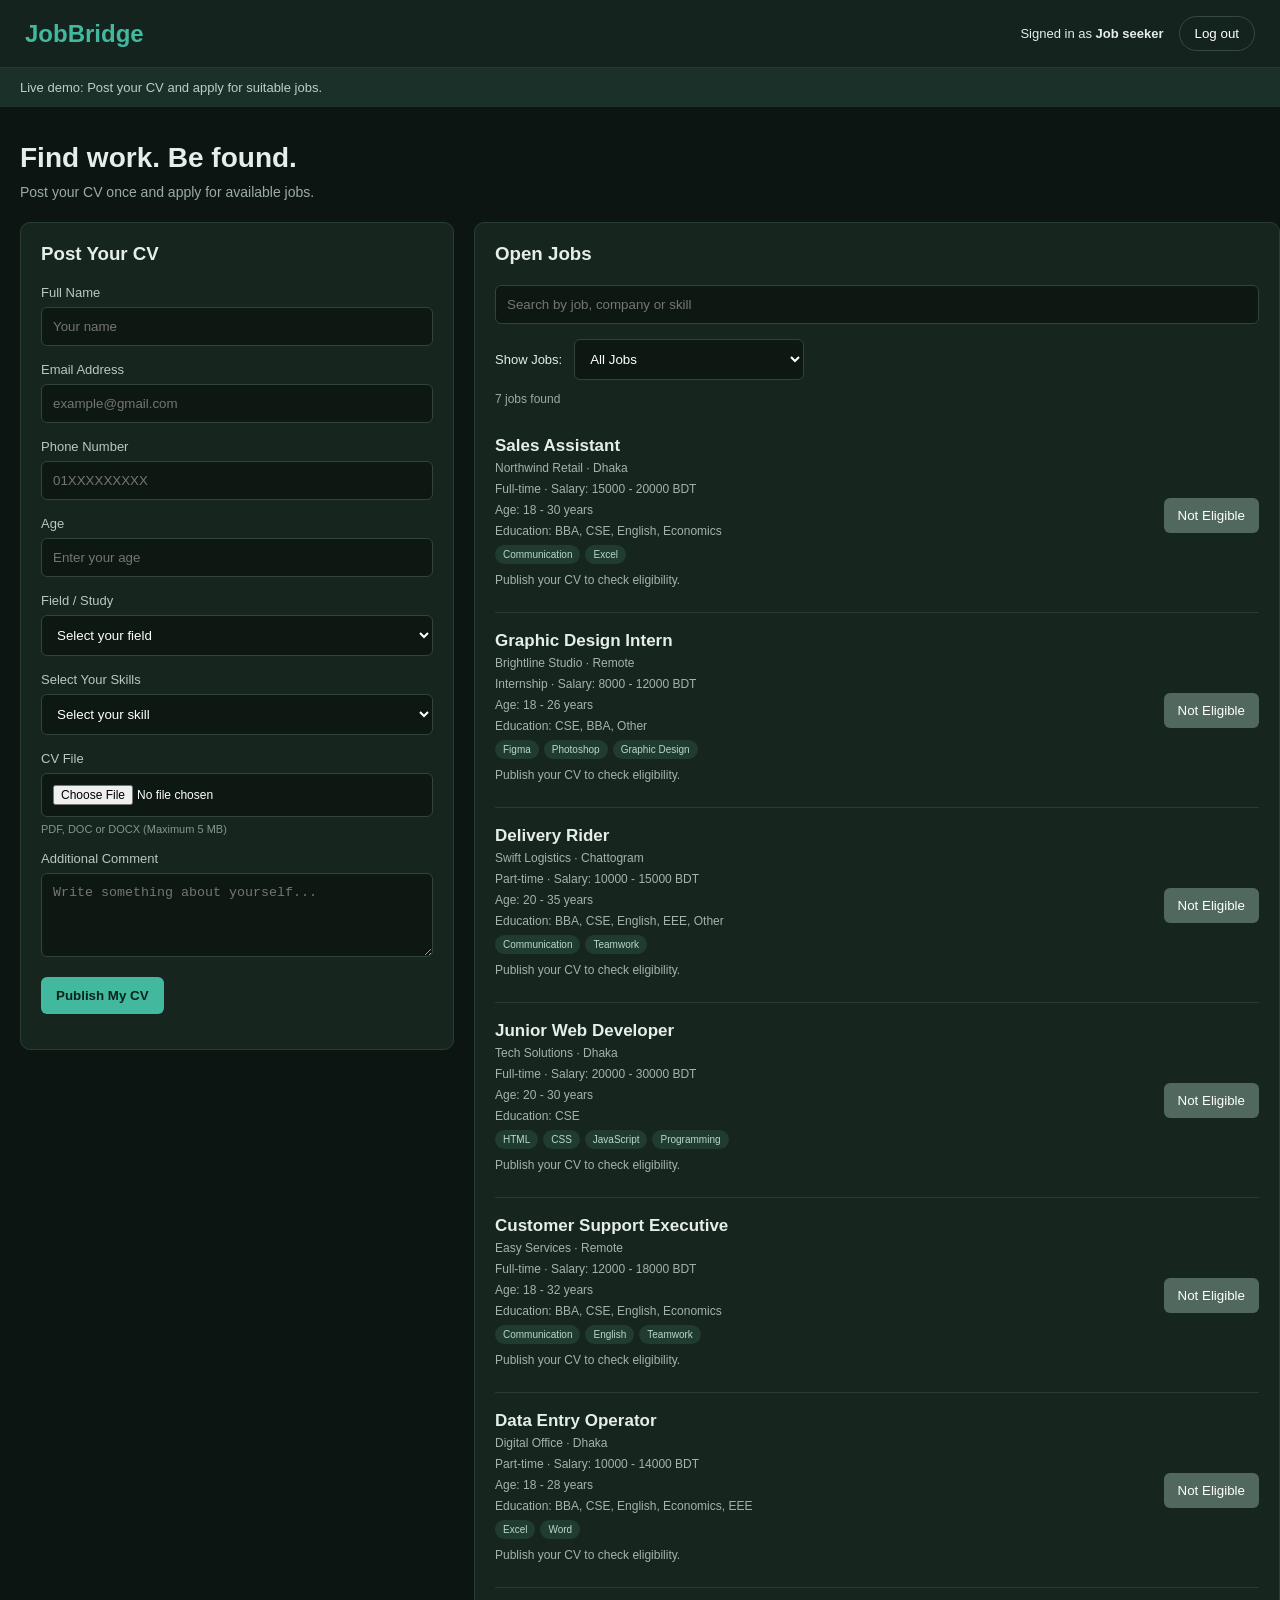
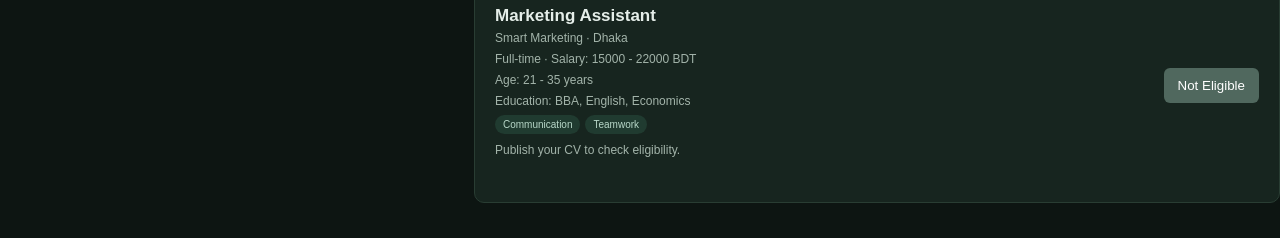
<file: index.html>
<!DOCTYPE html>
<html lang="en">
<head>
    <meta charset="UTF-8">
    <meta name="viewport" content="width=device-width, initial-scale=1.0">
    <title>JobBridge - Jobseeker</title>
    <link rel="stylesheet" href="style.css">
</head>
<body>
    <!-- Navigation Bar -->
    <header class="navbar">
        <h2>JobBridge</h2>
        <div class="user-info">
            <span>Signed in as <b>Job seeker</b></span>
            <button id="logoutBtn" class="logout-btn">Log out</button>
        </div>
    </header>
    <div class="notice">
        Live demo: Post your CV and apply for suitable jobs.
    </div>
    <main class="container">
        <section class="intro">
            <h1>Find work. Be found.</h1>
            <p>Post your CV once and apply for available jobs.</p>
        </section>
        <div class="dashboard">
            <!-- CV Form -->
            <section class="card cv-card">
                <h3>Post Your CV</h3>
                <form id="cvForm">
                    <div class="form-group">
                        <label for="fullName">Full Name</label>
                        <input type="text" id="fullName"
                               placeholder="Your name" required>
                    </div>
                    <div class="form-group">
                        <label for="email">Email Address</label>
                        <input type="email" id="email"
                               placeholder="example@gmail.com" required>
                    </div>
                    <div class="form-group">
                        <label for="phone">Phone Number</label>
                        <input type="tel" id="phone"
                               placeholder="01XXXXXXXXX" required>
                    </div>
                    <div class="form-group">
                        <label for="age">Age</label>
                        <input type="number" id="age"
                               placeholder="Enter your age"
                               min="16" max="100" required>
                    </div>
                    <div class="form-group">
                        <label for="field">Field / Study</label>
                        <select id="field" required>
                            <option value="">Select your field</option>
                            <option value="BBA">BBA</option>
                            <option value="CSE">CSE</option>
                            <option value="English">English</option>
                            <option value="EEE">EEE</option>
                            <option value="Economics">Economics</option>
                            <option value="Other">Other</option>
                        </select>
                    </div>
                    <div class="form-group">
                        <label for="skills">Select Your Skills</label>
                        <select id="skills" required>
                            <option value="">Select your skill</option>
                            <option value="Communication">Communication</option>
                            <option value="Excel">Excel</option>
                            <option value="Word">Microsoft Word</option>
                            <option value="Graphic Design">Graphic Design</option>
                            <option value="Photoshop">Photoshop</option>
                            <option value="Figma">Figma</option>
                            <option value="Programming">Programming</option>
                            <option value="HTML">HTML</option>
                            <option value="CSS">CSS</option>
                            <option value="JavaScript">JavaScript</option>
                            <option value="Teamwork">Teamwork</option>
                            <option value="English">English</option>
                        </select>
                    </div>
                    <div class="form-group">
                        <label for="cvFile">CV File</label>
                        <input type="file" id="cvFile"
                               accept=".pdf,.doc,.docx" required>
                        <small>PDF, DOC or DOCX (Maximum 5 MB)</small>
                    </div>
                    <div class="form-group">
                        <label for="comment">Additional Comment</label>
                        <textarea id="comment"
                                  rows="4"
                                  placeholder="Write something about yourself..."></textarea>
                    </div>
                    <button type="submit" class="primary-btn">
                        Publish My CV
                    </button>
                    <p id="cvMessage" class="message"></p>
                </form>
                <div id="cvProfile" class="profile-box"></div>
            </section>
            <!-- Open Jobs -->
            <section class="card jobs-card">
                <h3>Open Jobs</h3>
                <input type="text" id="searchInput"
                       placeholder="Search by job, company or skill">
                <div class="filter-group">
                    <label for="jobFilter">Show Jobs:</label>
                    <select id="jobFilter">
                        <option value="all">All Jobs</option>
                        <option value="eligible">Eligible Jobs Only</option>
                    </select>
                </div>
                <p id="jobCount" class="job-count"></p>
                <div id="jobList"></div>
            </section>
        </div>
    </main>
    <script src="script.js"></script>
</body>
</html>
</file>
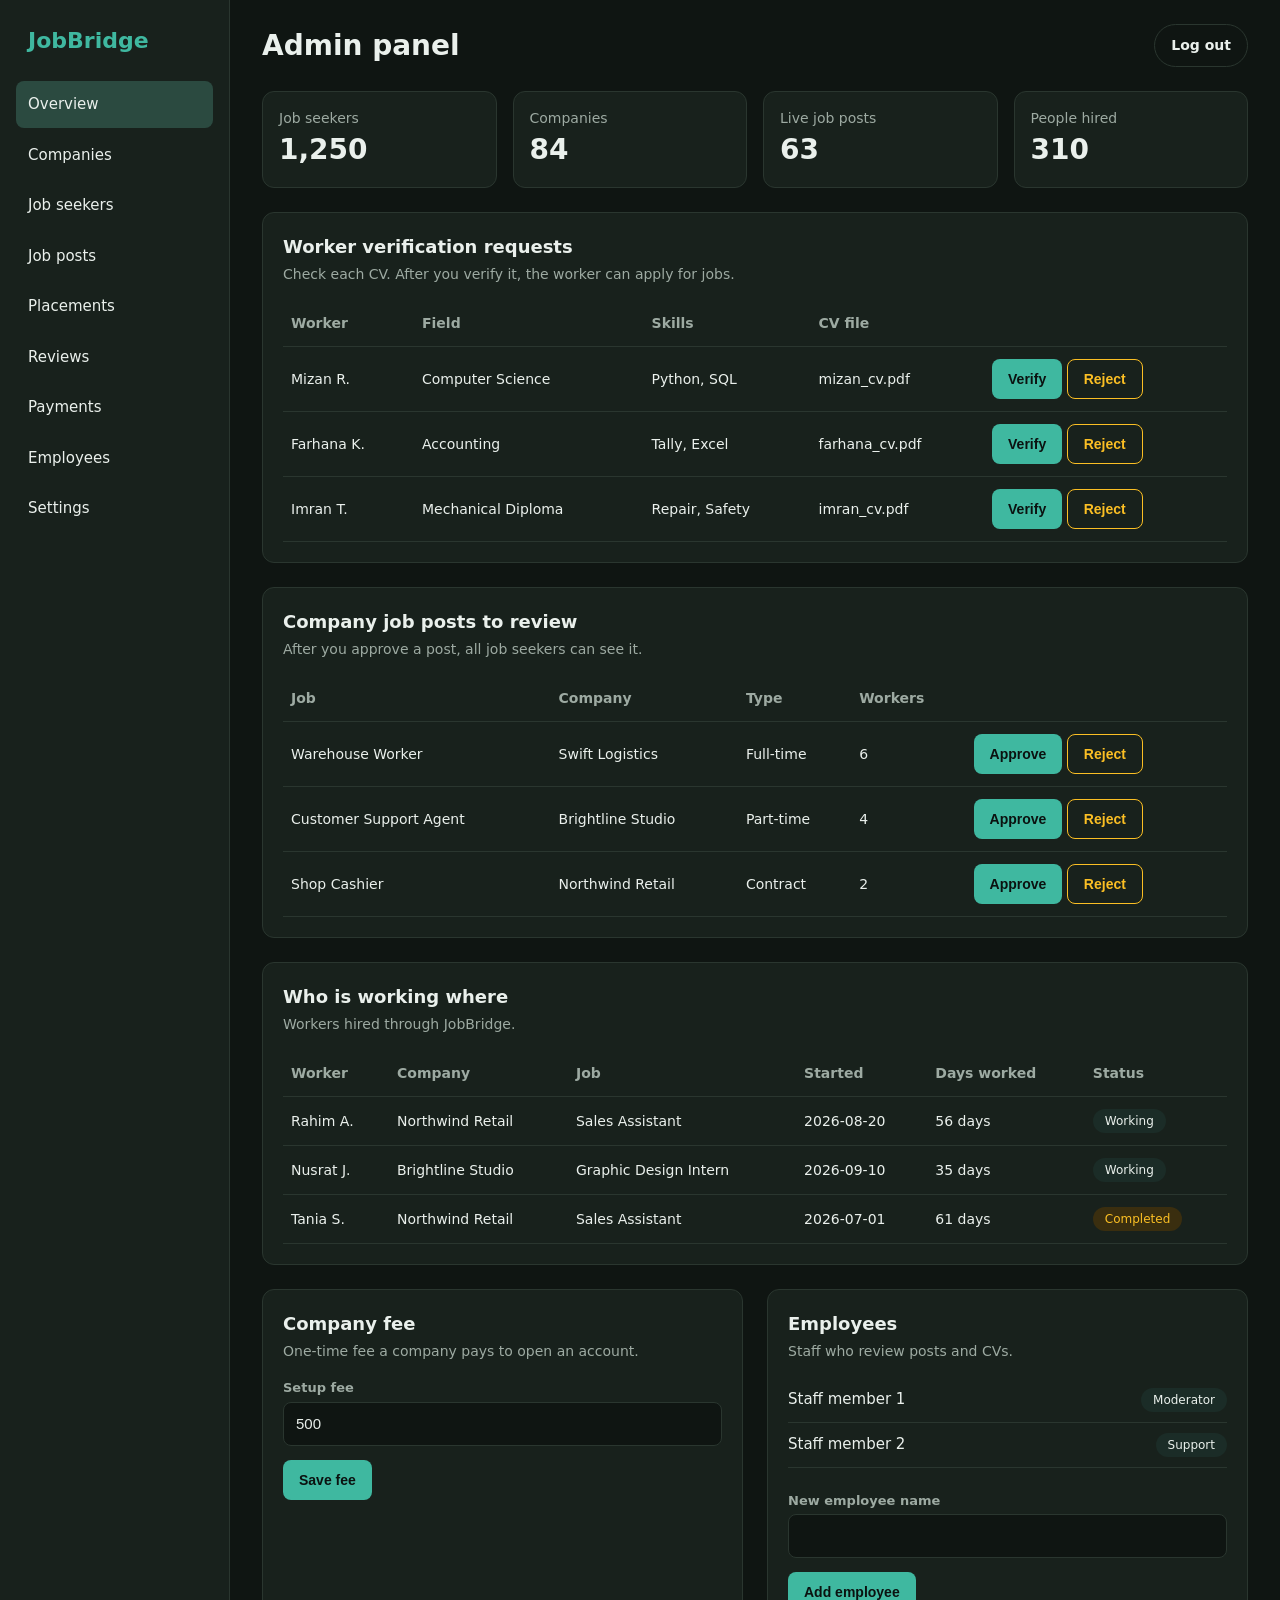
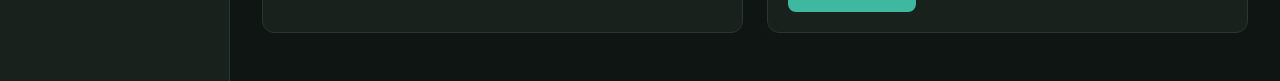
<file: Admin_dashboard.html>
<!DOCTYPE html>
<html lang="en">
<head>
  <title>JobBridge - Admin</title>
  <link rel="stylesheet" href="admin.css">
</head>
<body>

  <div class="layout">

    <!-- sidebar -->
    <nav class="sidebar">
      <a class="logo" href="admin.html">JobBridge</a>
      <a class="menu active" href="#">Overview</a>
      <a class="menu" href="#">Companies</a>
      <a class="menu" href="#">Job seekers</a>
      <a class="menu" href="#">Job posts</a>
      <a class="menu" href="#">Placements</a>
      <a class="menu" href="#">Reviews</a>
      <a class="menu" href="#">Payments</a>
      <a class="menu" href="#">Employees</a>
      <a class="menu" href="#">Settings</a>
    </nav>

    <main class="content">
      <div class="top-row">
        <h1>Admin panel</h1>
        <a class="logout" href="login.html">Log out</a>
      </div>

      <!--left menu-->
      <div class="stats">
        <div class="stat"><p>Job seekers</p><b>1,250</b></div>
        <div class="stat"><p>Companies</p><b>84</b></div>
        <div class="stat"><p>Live job posts</p><b>63</b></div>
        <div class="stat"><p>People hired</p><b>310</b></div>
      </div>

      <!--worker request-->
      <section class="box">
        <h2>Worker verification requests</h2>
        <p class="small-text">Check each CV. After you verify it, the worker can apply for jobs.</p>
        <div class="table-wrap">
          <table>
            <tr><th>Worker</th><th>Field</th><th>Skills</th><th>CV file</th><th></th></tr>
            <tr>
              <td>Mizan R.</td><td>Computer Science</td><td>Python, SQL</td><td>mizan_cv.pdf</td>
              <td><button class="btn">Verify</button> <button class="btn-outline">Reject</button></td>
            </tr>
            <tr>
              <td>Farhana K.</td><td>Accounting</td><td>Tally, Excel</td><td>farhana_cv.pdf</td>
              <td><button class="btn">Verify</button> <button class="btn-outline">Reject</button></td>
            </tr>
            <tr>
              <td>Imran T.</td><td>Mechanical Diploma</td><td>Repair, Safety</td><td>imran_cv.pdf</td>
              <td><button class="btn">Verify</button> <button class="btn-outline">Reject</button></td>
            </tr>
          </table>
        </div>
      </section>

      <!-- Company post -->
      <section class="box">
        <h2>Company job posts to review</h2>
        <p class="small-text">After you approve a post, all job seekers can see it.</p>
        <div class="table-wrap">
          <table>
            <tr><th>Job</th><th>Company</th><th>Type</th><th>Workers</th><th></th></tr>
            <tr>
              <td>Warehouse Worker</td><td>Swift Logistics</td><td>Full-time</td><td>6</td>
              <td><button class="btn">Approve</button> <button class="btn-outline">Reject</button></td>
            </tr>
            <tr>
              <td>Customer Support Agent</td><td>Brightline Studio</td><td>Part-time</td><td>4</td>
              <td><button class="btn">Approve</button> <button class="btn-outline">Reject</button></td>
            </tr>
            <tr>
              <td>Shop Cashier</td><td>Northwind Retail</td><td>Contract</td><td>2</td>
              <td><button class="btn">Approve</button> <button class="btn-outline">Reject</button></td>
            </tr>
          </table>
        </div>
      </section>

      <!--workers working job list-->
      <section class="box">
        <h2>Who is working where</h2>
        <p class="small-text">Workers hired through JobBridge.</p>
        <div class="table-wrap">
          <table>
            <tr><th>Worker</th><th>Company</th><th>Job</th><th>Started</th><th>Days worked</th><th>Status</th></tr>
            <tr>
              <td>Rahim A.</td><td>Northwind Retail</td><td>Sales Assistant</td><td>2026-08-20</td><td>56 days</td>
              <td><span class="tag">Working</span></td>
            </tr>
            <tr>
              <td>Nusrat J.</td><td>Brightline Studio</td><td>Graphic Design Intern</td><td>2026-09-10</td><td>35 days</td>
              <td><span class="tag">Working</span></td>
            </tr>
            <tr>
              <td>Tania S.</td><td>Northwind Retail</td><td>Sales Assistant</td><td>2026-07-01</td><td>61 days</td>
              <td><span class="tag tag-warn">Completed</span></td>
            </tr>
          </table>
        </div>
      </section>

      <!--fee of employes-->
      <div class="two-boxes">

        <section class="box">
          <h2>Company fee</h2>
          <p class="small-text">One-time fee a company pays to open an account.</p>
          <label for="fee">Setup fee</label>
          <input type="text" id="fee" value="500">
          <button class="btn">Save fee</button>
        </section>
        
        <!--employee list-->
        <section class="box">
          <h2>Employees</h2>
          <p class="small-text">Staff who review posts and CVs.</p>
          <div class="list-row"><span>Staff member 1</span><span class="tag">Moderator</span></div>
          <div class="list-row"><span>Staff member 2</span><span class="tag">Support</span></div>
          <br>
          <label for="emp">New employee name</label>
          <input type="text" id="emp">
          <button class="btn">Add employee</button>
        </section>

      </div>

    </main>
  </div>

</body>
</html>
</file>
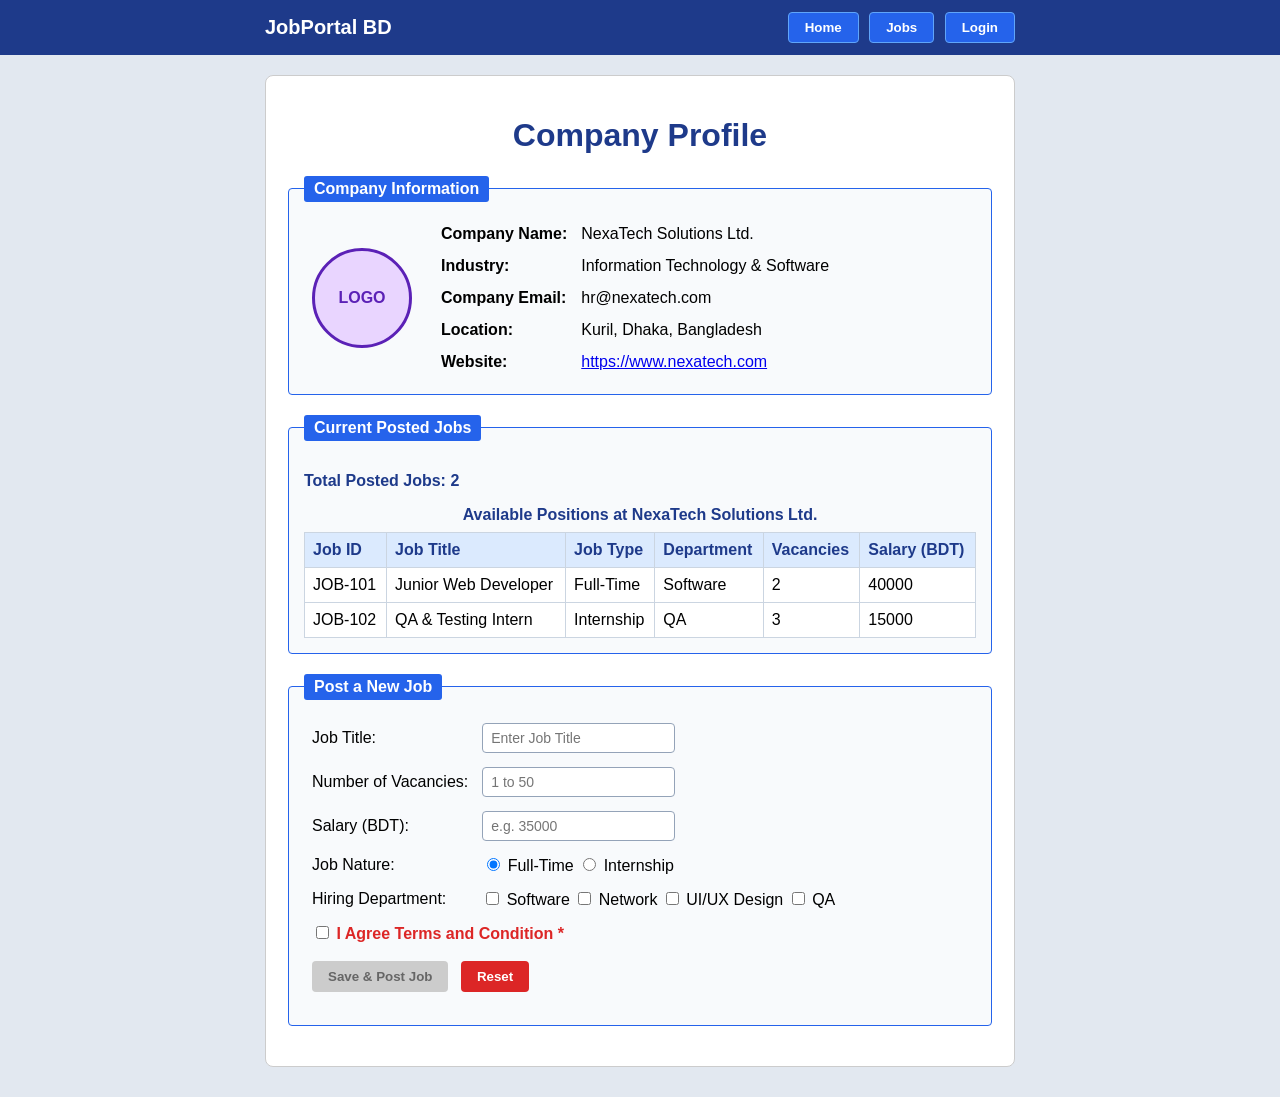
<file: company-profile.html>
<!DOCTYPE html>
<html lang="en-US">
<head>
    <meta charset="UTF-8">
    <meta name="viewport" content="width=device-width">
    <title>Company Profile | JobPortal BD</title>
    <link rel="stylesheet" href="company-profile.css">
</head>
<body>

    <header>
        <div class="header-box">
            <span class="brand-title">JobPortal BD</span>
            <nav>
                <button type="button" class="nav-btn">Home</button>
                <button type="button" class="nav-btn">Jobs</button>
                <button type="button" class="nav-btn">Login</button>
            </nav>
        </div>
    </header>

    <div class="container">
        <h1>Company Profile</h1>

        <fieldset>
            <legend>Company Information</legend>
            <table>
                <tr>
                    <td rowspan="5">
                        <div class="round-logo">LOGO</div>
                    </td>
                    <td><strong>Company Name:</strong></td>
                    <td>NexaTech Solutions Ltd.</td>
                </tr>
                <tr>
                    <td><strong>Industry:</strong></td>
                    <td>Information Technology & Software</td>
                </tr>
                <tr>
                    <td><strong>Company Email:</strong></td>
                    <td>hr@nexatech.com</td>
                </tr>
                <tr>
                    <td><strong>Location:</strong></td>
                    <td>Kuril, Dhaka, Bangladesh</td>
                </tr>
                <tr>
                    <td><strong>Website:</strong></td>
                    <td><a href="#">https://www.nexatech.com</a></td>
                </tr>
            </table>
        </fieldset>

        <fieldset>
            <legend>Current Posted Jobs</legend>

            <p id="jobCount" class="job-count"></p>

            <table class="jobs-table">
                <caption>Available Positions at NexaTech Solutions Ltd.</caption>
                <thead>
                    <tr>
                        <th>Job ID</th>
                        <th>Job Title</th>
                        <th>Job Type</th>
                        <th>Department</th>
                        <th>Vacancies</th>
                        <th>Salary (BDT)</th>
                    </tr>
                </thead>
                <tbody id="jobsTableBody">
                </tbody>
            </table>
        </fieldset>

        <form id="jobForm" action="#" method="post" onsubmit="return validateForm()">
            <fieldset>
                <legend>Post a New Job</legend>
                <table>
                    <tr>
                        <td><label for="JobTitle">Job Title:</label></td>
                        <td><input type="text" id="JobTitle" name="JobTitle" placeholder="Enter Job Title"></td>
                    </tr>
                    <tr>
                        <td><label for="Vacancy">Number of Vacancies:</label></td>
                        <td><input type="number" id="Vacancy" name="Vacancy" placeholder="1 to 50"></td>
                    </tr>
                    <tr>
                        <td><label for="Salary">Salary (BDT):</label></td>
                        <td><input type="number" id="Salary" name="Salary" placeholder="e.g. 35000"></td>
                    </tr>
                    <tr>
                        <td><label>Job Nature:</label></td>
                        <td>
                            <input type="radio" id="FullTime" name="JobType" value="Full-Time" checked>
                            <label for="FullTime">Full-Time</label>
                            <input type="radio" id="Internship" name="JobType" value="Internship">
                            <label for="Internship">Internship</label>
                        </td>
                    </tr>
                    <tr>
                        <td><label>Hiring Department:</label></td>
                        <td>
                            <input type="checkbox" id="Software" name="JobDept" value="Software">
                            <label for="Software">Software</label>
                            <input type="checkbox" id="Network" name="JobDept" value="Network">
                            <label for="Network">Network</label>
                            <input type="checkbox" id="Design" name="JobDept" value="UI/UX Design">
                            <label for="Design">UI/UX Design</label>
                            <input type="checkbox" id="QA" name="JobDept" value="QA">
                            <label for="QA">QA</label>
                        </td>
                    </tr>
                    <tr>
                        <td colspan="2">
                            <label for="Condition" class="terms-label">
                                <input type="checkbox" id="Condition" name="Condition"> I Agree Terms and Condition *
                            </label>
                            <br><br>
                            <input type="submit" id="submitBtn" class="submit-btn" value="Save & Post Job" disabled>
                            <input type="reset" id="resetBtn" class="reset-btn" value="Reset">
                            <p id="formMessage" class="form-message"></p>
                        </td>
                    </tr>
                </table>
            </fieldset>
        </form>
    </div>

    <script src="company-profile.js"></script>
</body>
</html>
</file>
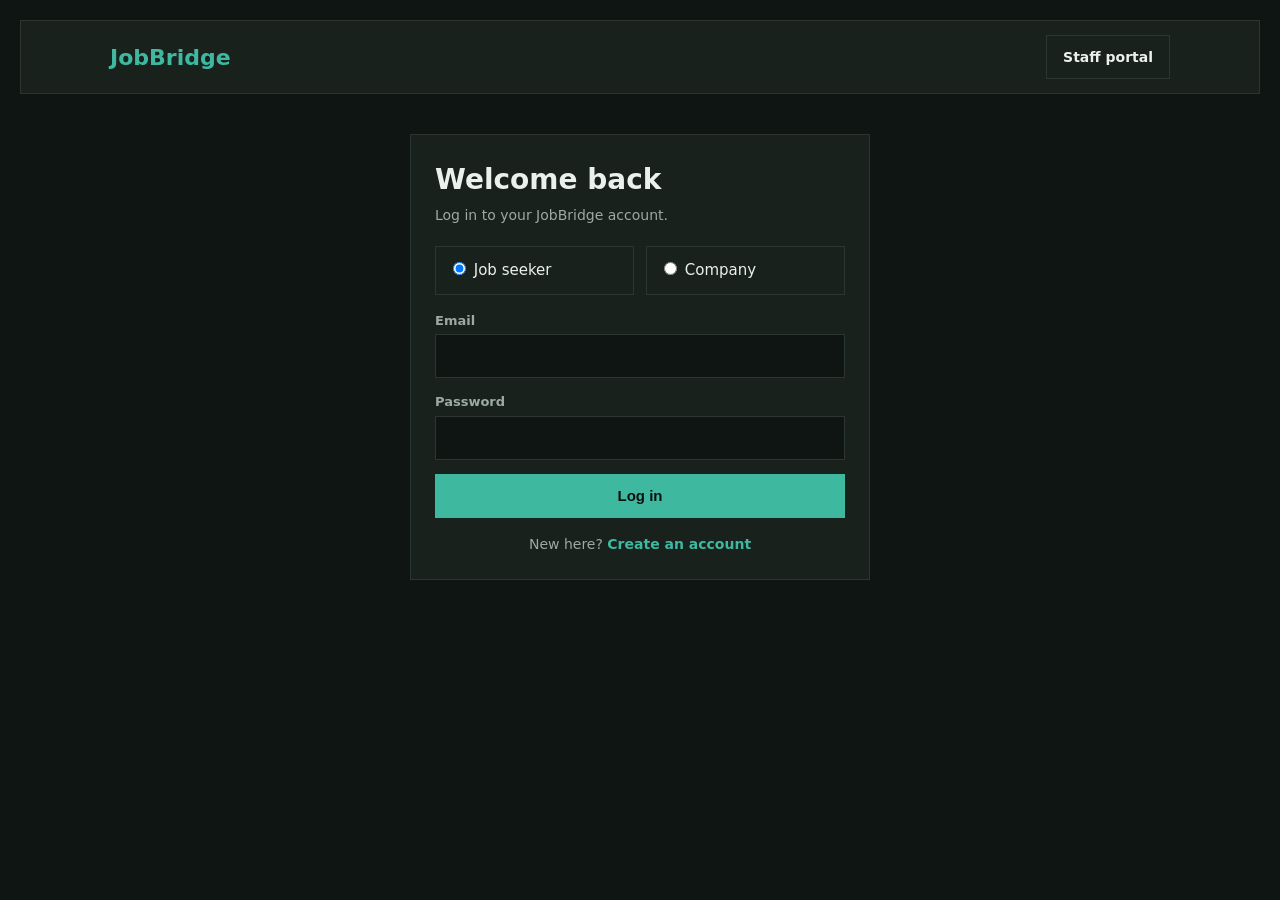
<file: log_in.html>
<!DOCTYPE html>
<html lang="en">
<head>
  <meta charset="utf-8">
  <meta name="viewport" content="width=device-width, initial-scale=1">
  <title>JobBridge - Log in</title>
  <link rel="stylesheet" href="log.css">
</head>
<body>
 
  <header class="loginpage-header">
    <div class="inner">
      <a class="logo" href="login.html">JobBridge</a>
      <a class="staff-link" href="staff-login.html">Staff portal</a>
    </div>
  </header>
 
  <main class="form-box">
    <h1>Welcome back</h1>
    <p class="small-text">Log in to your JobBridge account.</p>
 
    <form action="#" method="post">
 
      <div class="role-choice">
        <label><input type="radio" name="role" value="seeker" checked> Job seeker</label>
        <label><input type="radio" name="role" value="company"> Company</label>
      </div>
 
      <label class="field" for="email">Email</label>
      <input type="email" id="email" name="email" required>
 
      <label class="field" for="password">Password</label>
      <input type="password" id="password" name="password" required>
 
      <button class="btn" type="submit">Log in</button>
 
      <p class="switch-text">New here? <a href="signup.html">Create an account</a></p>
    </form>
  </main>
 
</body>
</html>
</file>
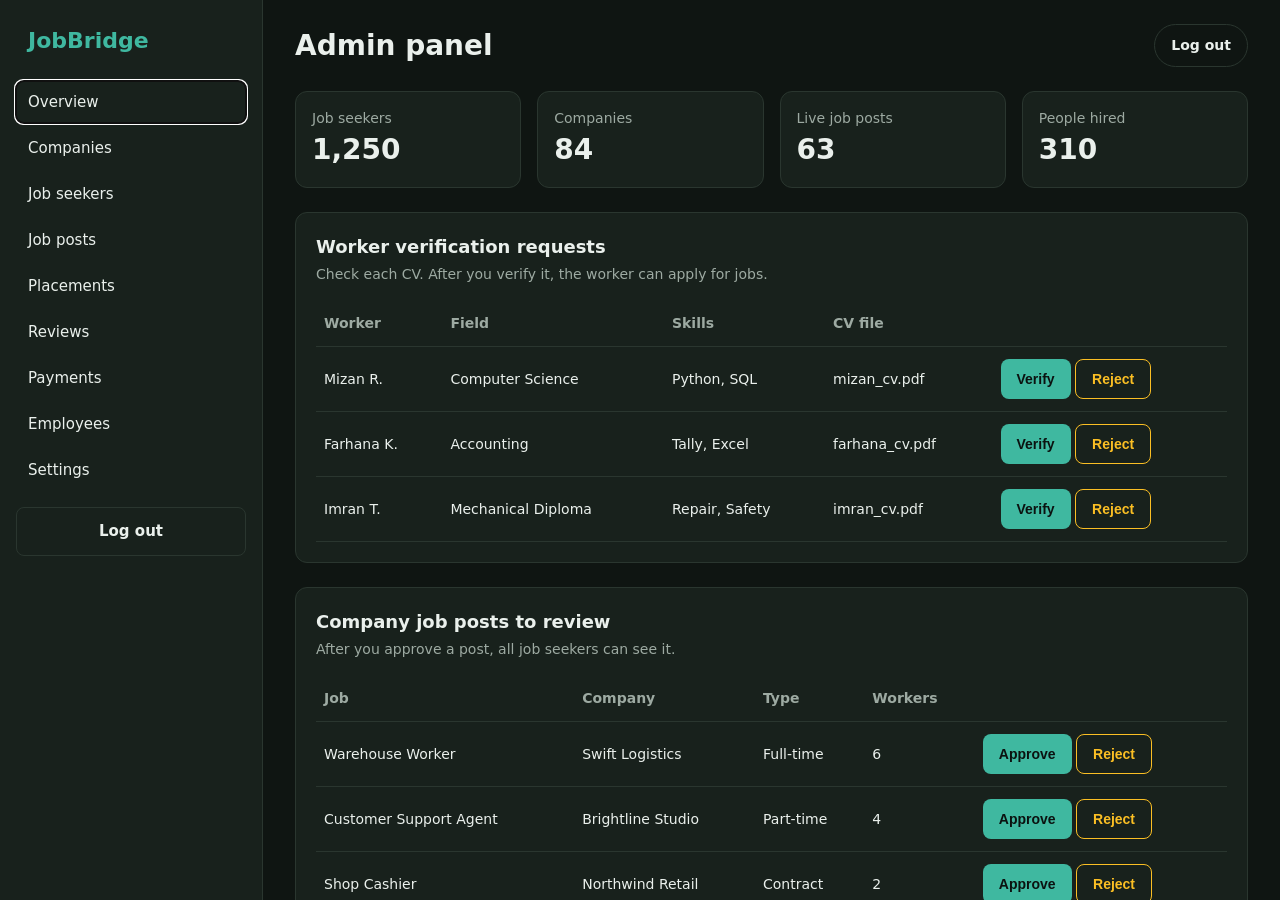
<file: admin/Admin_dashboard.html>
<!DOCTYPE html>
<html lang="en">
<head>
  <meta charset="utf-8">
  <meta name="viewport" content="width=device-width, initial-scale=1">
  <title>JobBridge - Admin</title>
  <link rel="stylesheet" href="admin.css">
</head>
<body>

  <div class="sidebar_1">

    <nav class="sidebar">
      <div class="logo">JobBridge</div>

      <form action="overview.html" target="page-frame">
        <button class="menu" type="submit" formaction="overview.html" autofocus>Overview</button>
        <button class="menu" type="submit" formaction="companies.html">Companies</button>
        <button class="menu" type="button">Job seekers</button>
        <button class="menu" type="button">Job posts</button>
        <button class="menu" type="button">Placements</button>
        <button class="menu" type="button">Reviews</button>
        <button class="menu" type="button">Payments</button>
        <button class="menu" type="button">Employees</button>
        <button class="menu" type="button">Settings</button>
      </form>

      <a class="sidebar-logout" href="../Log-In/log_in.html">Log out</a>
    </nav>

    <iframe class="content" name="page-frame" src="overview.html" title="Admin page"></iframe>
  </div>

</body>
</html>
</file>
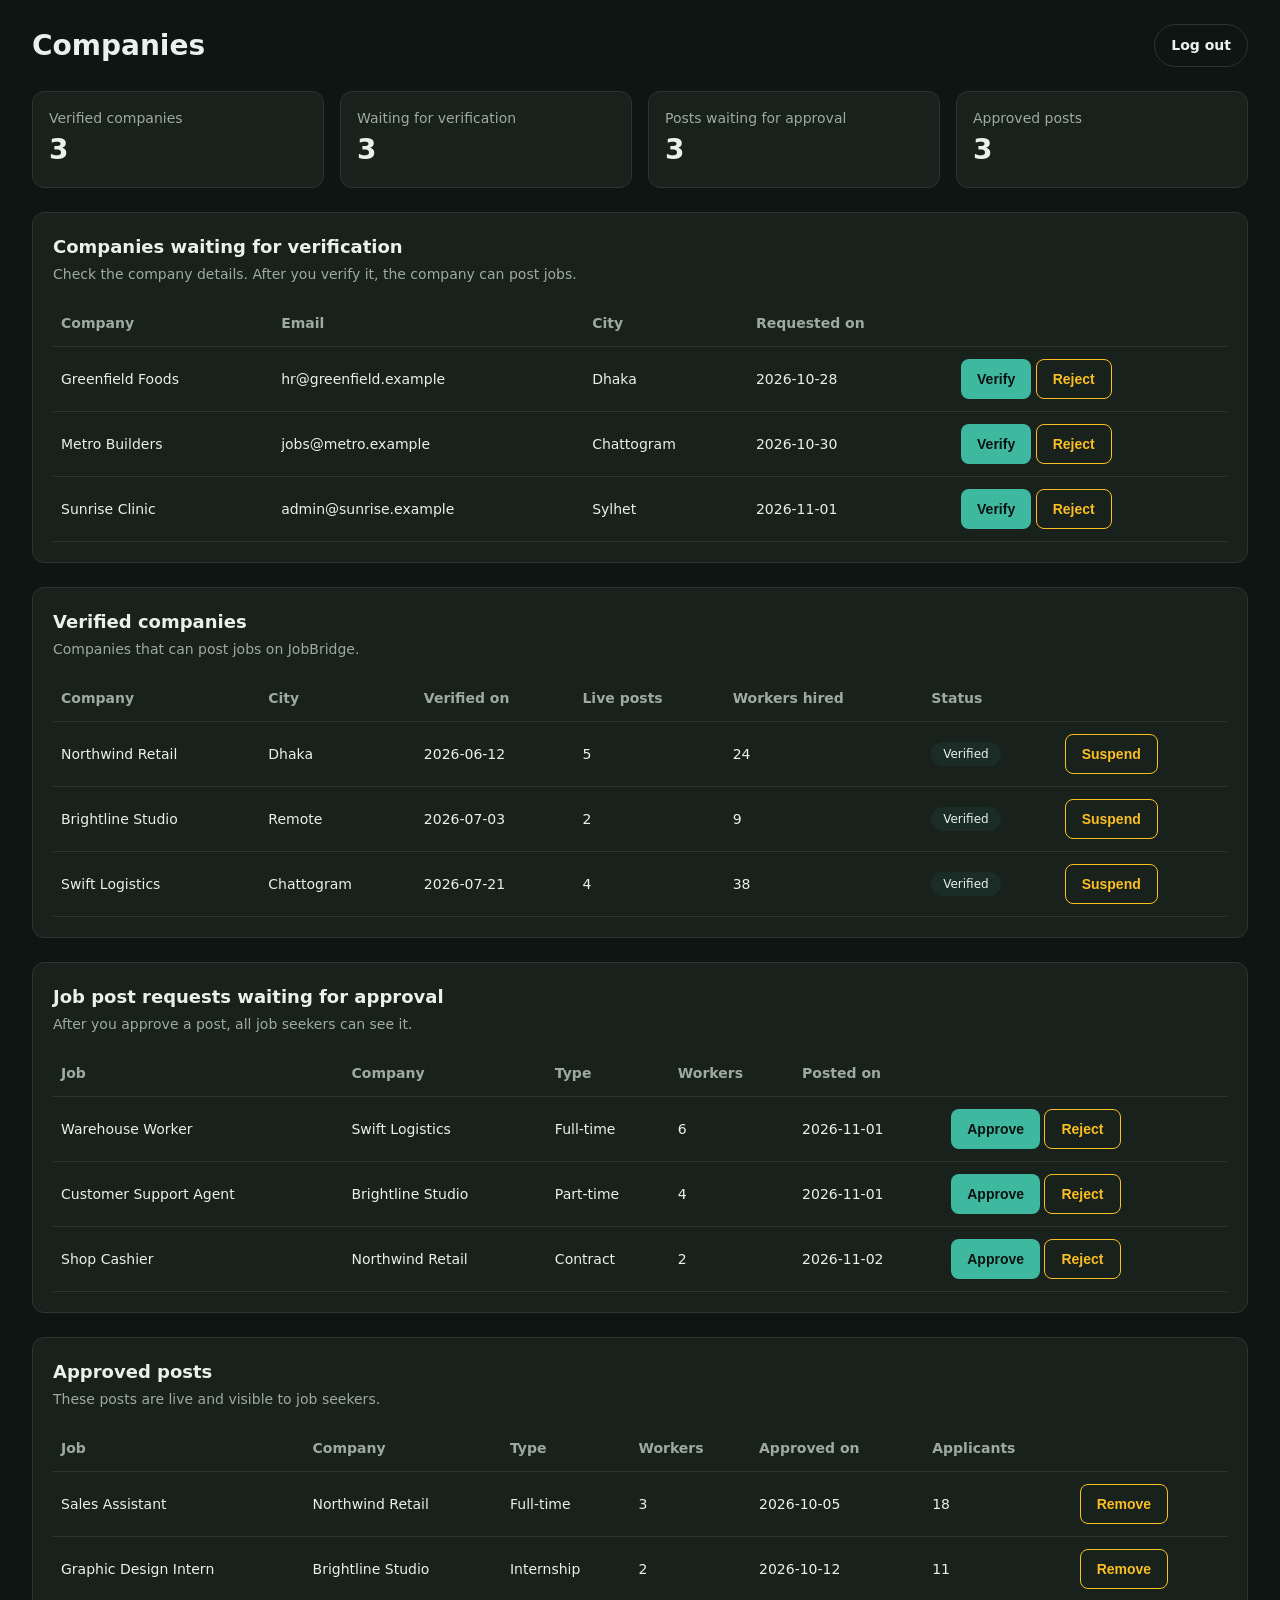
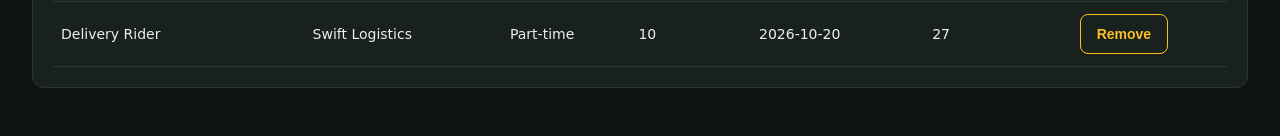
<file: admin/companies.html>
<!DOCTYPE html>
<html lang="en">
<head>
  <meta charset="utf-8">
  <meta name="viewport" content="width=device-width, initial-scale=1">
  <title>JobBridge - Companies</title>
  <link rel="stylesheet" href="companies.css">
  <script src="companies.js"></script>
</head>
<body onload="showAll()">

  <main class="content">

    <div class="top-row">
      <h1>Companies</h1>
      <a class="logout" href="../Log-In/log_in.html" target="_top">Log out</a>
    </div>

    <div class="stats">
      <div class="stat"><p>Verified companies</p><b id="n-verified">0</b></div>
      <div class="stat"><p>Waiting for verification</p><b id="n-waiting">0</b></div>
      <div class="stat"><p>Posts waiting for approval</p><b id="n-requests">0</b></div>
      <div class="stat"><p>Approved posts</p><b id="n-approved">0</b></div>
    </div>

    <section class="box">
      <h2>Companies waiting for verification</h2>
      <p class="small-text">Check the company details. After you verify it, the company can post jobs.</p>
      <div class="table-wrap">
        <table>
          <tr><th>Company</th><th>Email</th><th>City</th><th>Requested on</th><th></th></tr>
          <tbody id="waiting-rows"></tbody>
        </table>
      </div>
    </section>

    <section class="box">
      <h2>Verified companies</h2>
      <p class="small-text">Companies that can post jobs on JobBridge.</p>
      <div class="table-wrap">
        <table>
          <tr><th>Company</th><th>City</th><th>Verified on</th><th>Live posts</th><th>Workers hired</th><th>Status</th><th></th></tr>
          <tbody id="verified-rows"></tbody>
        </table>
      </div>
    </section>

    <section class="box">
      <h2>Job post requests waiting for approval</h2>
      <p class="small-text">After you approve a post, all job seekers can see it.</p>
      <div class="table-wrap">
        <table>
          <tr><th>Job</th><th>Company</th><th>Type</th><th>Workers</th><th>Posted on</th><th></th></tr>
          <tbody id="request-rows"></tbody>
        </table>
      </div>
    </section>

    <section class="box">
      <h2>Approved posts</h2>
      <p class="small-text">These posts are live and visible to job seekers.</p>
      <div class="table-wrap">
        <table>
          <tr><th>Job</th><th>Company</th><th>Type</th><th>Workers</th><th>Approved on</th><th>Applicants</th><th></th></tr>
          <tbody id="approved-rows"></tbody>
        </table>
      </div>
    </section>

  </main>

</body>
</html>
</file>
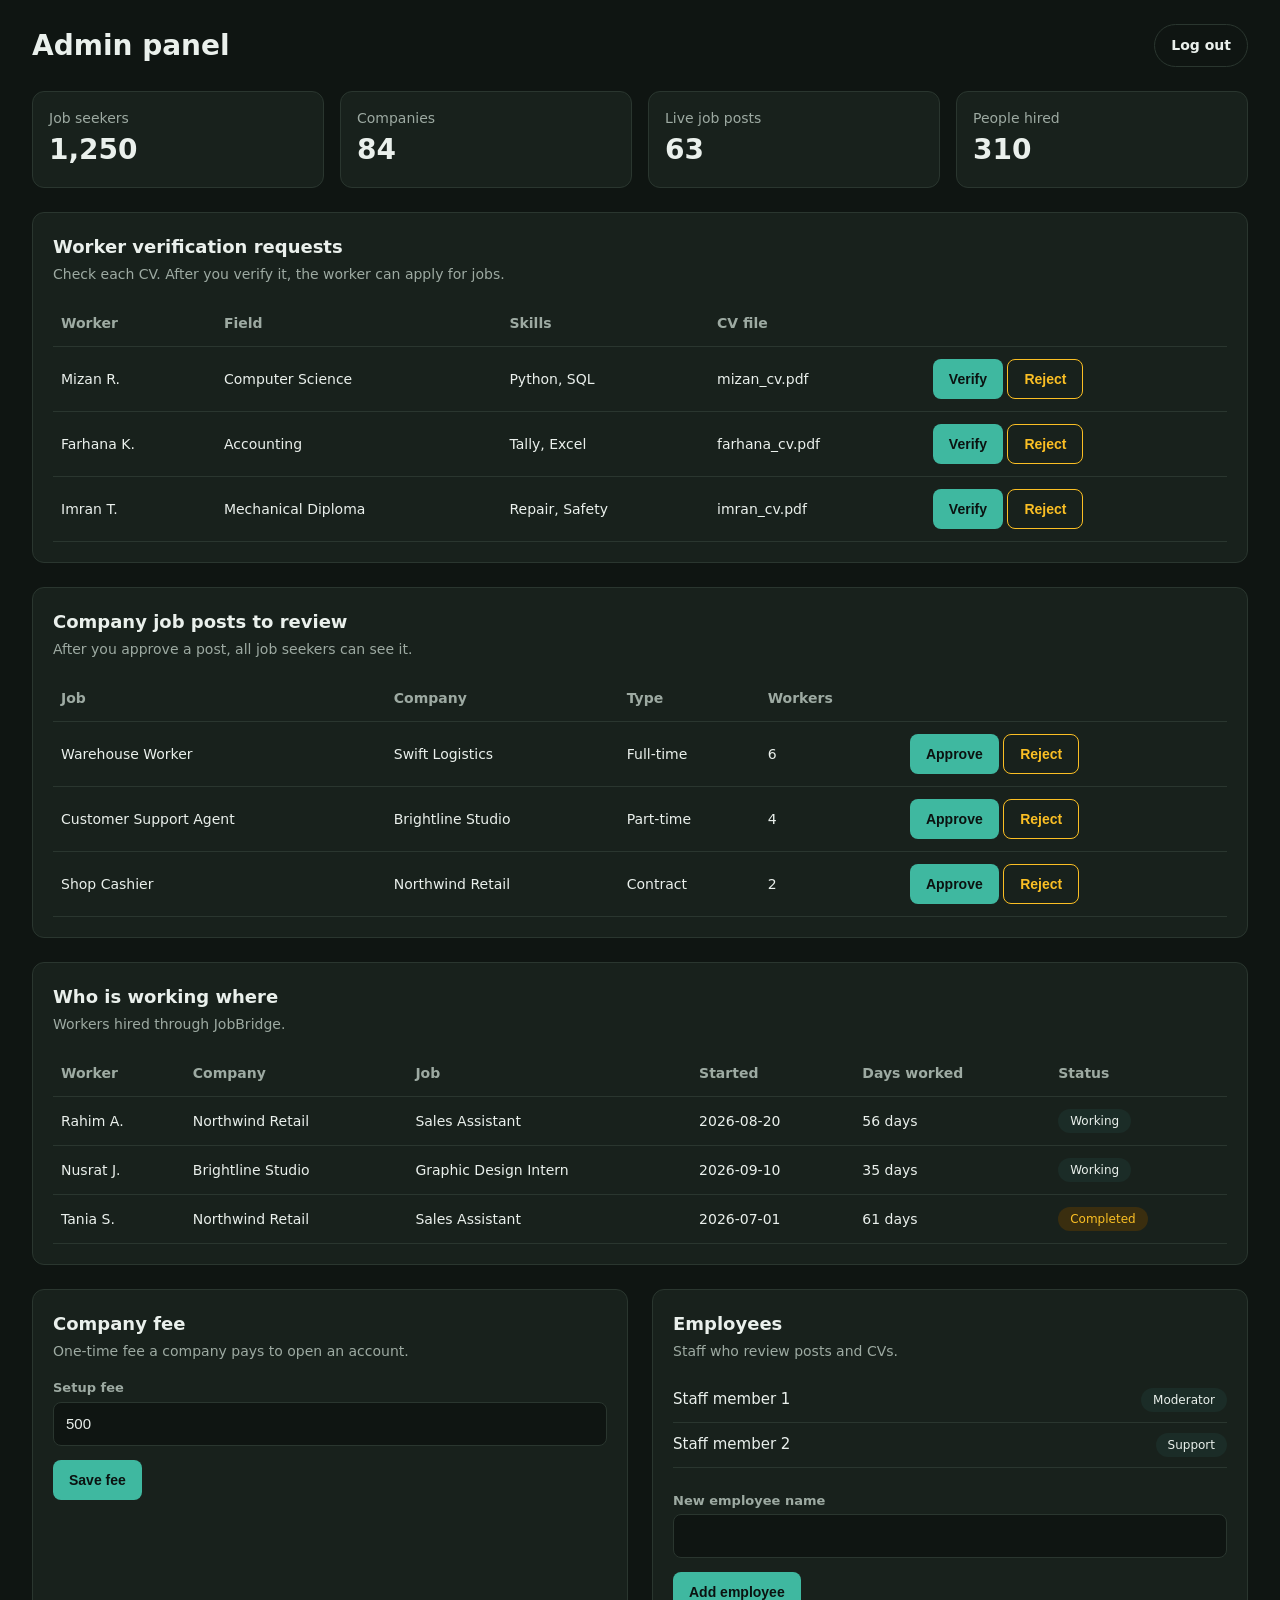
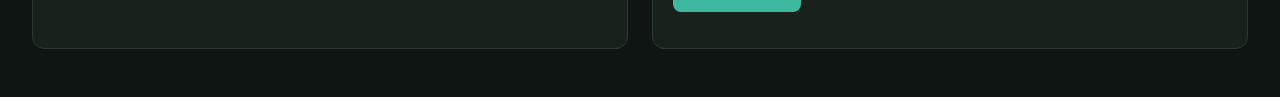
<file: admin/overview.html>
<!DOCTYPE html>
<html lang="en">
<head>
  <meta charset="utf-8">
  <meta name="viewport" content="width=device-width, initial-scale=1">
  <title>JobBridge - Overview</title>
  <link rel="stylesheet" href="overview.css">
  <script src="overview.js"></script>
</head>
<body>

  <main class="content">

      <div class="top-row">
        <h1>Admin panel</h1>
        <a class="logout" href="../Log-In/log_in.html" target="_top">Log out</a>
      </div>

      <!-- Number boxes -->
      <div class="stats">
        <div class="stat"><p>Job seekers</p><b>1,250</b></div>
        <div class="stat"><p>Companies</p><b>84</b></div>
        <div class="stat"><p>Live job posts</p><b id="live-posts">63</b></div>
        <div class="stat"><p>People hired</p><b>310</b></div>
      </div>

      <!-- Worker verification -->
      <section class="box">
        <h2>Worker verification requests</h2>
        <p class="small-text">Check each CV. After you verify it, the worker can apply for jobs.</p>
        <div class="table-wrap">
          <table>
            <tr><th>Worker</th><th>Field</th><th>Skills</th><th>CV file</th><th></th></tr>
            <tr>
              <td>Mizan R.</td><td>Computer Science</td><td>Python, SQL</td><td>mizan_cv.pdf</td>
              <td id="cv1"><button class="btn" onclick="decide('cv1', 'Verified')">Verify</button> <button class="btn-outline" onclick="decide('cv1', 'Rejected')">Reject</button></td>
            </tr>
            <tr>
              <td>Farhana K.</td><td>Accounting</td><td>Tally, Excel</td><td>farhana_cv.pdf</td>
              <td id="cv2"><button class="btn" onclick="decide('cv2', 'Verified')">Verify</button> <button class="btn-outline" onclick="decide('cv2', 'Rejected')">Reject</button></td>
            </tr>
            <tr>
              <td>Imran T.</td><td>Mechanical Diploma</td><td>Repair, Safety</td><td>imran_cv.pdf</td>
              <td id="cv3"><button class="btn" onclick="decide('cv3', 'Verified')">Verify</button> <button class="btn-outline" onclick="decide('cv3', 'Rejected')">Reject</button></td>
            </tr>
          </table>
        </div>
      </section>

      <!-- Company job posts -->
      <section class="box">
        <h2>Company job posts to review</h2>
        <p class="small-text">After you approve a post, all job seekers can see it.</p>
        <div class="table-wrap">
          <table>
            <tr><th>Job</th><th>Company</th><th>Type</th><th>Workers</th><th></th></tr>
            <tr>
              <td>Warehouse Worker</td><td>Swift Logistics</td><td>Full-time</td><td>6</td>
              <td id="post1"><button class="btn" onclick="decide('post1', 'Approved')">Approve</button> <button class="btn-outline" onclick="decide('post1', 'Rejected')">Reject</button></td>
            </tr>
            <tr>
              <td>Customer Support Agent</td><td>Brightline Studio</td><td>Part-time</td><td>4</td>
              <td id="post2"><button class="btn" onclick="decide('post2', 'Approved')">Approve</button> <button class="btn-outline" onclick="decide('post2', 'Rejected')">Reject</button></td>
            </tr>
            <tr>
              <td>Shop Cashier</td><td>Northwind Retail</td><td>Contract</td><td>2</td>
              <td id="post3"><button class="btn" onclick="decide('post3', 'Approved')">Approve</button> <button class="btn-outline" onclick="decide('post3', 'Rejected')">Reject</button></td>
            </tr>
          </table>
        </div>
      </section>

      <!-- Who is working where -->
      <section class="box">
        <h2>Who is working where</h2>
        <p class="small-text">Workers hired through JobBridge.</p>
        <div class="table-wrap">
          <table>
            <tr><th>Worker</th><th>Company</th><th>Job</th><th>Started</th><th>Days worked</th><th>Status</th></tr>
            <tr>
              <td>Rahim A.</td><td>Northwind Retail</td><td>Sales Assistant</td><td>2026-08-20</td><td>56 days</td>
              <td><span class="tag">Working</span></td>
            </tr>
            <tr>
              <td>Nusrat J.</td><td>Brightline Studio</td><td>Graphic Design Intern</td><td>2026-09-10</td><td>35 days</td>
              <td><span class="tag">Working</span></td>
            </tr>
            <tr>
              <td>Tania S.</td><td>Northwind Retail</td><td>Sales Assistant</td><td>2026-07-01</td><td>61 days</td>
              <td><span class="tag tag-warn">Completed</span></td>
            </tr>
          </table>
        </div>
      </section>

      <!-- Fee and employees side by side -->
      <div class="two-boxes">

        <section class="box">
          <h2>Company fee</h2>
          <p class="small-text">One-time fee a company pays to open an account.</p>
          <form onsubmit="return saveFee()">
            <label for="fee">Setup fee</label>
            <input type="number" id="fee" min="1" value="500" required>
            <button class="btn" type="submit">Save fee</button>
          </form>
          <p id="fee-message" class="small-text"></p>
        </section>

        <section class="box">
          <h2>Employees</h2>
          <p class="small-text">Staff who review posts and CVs.</p>
          <div id="employee-list">
            <div class="list-row"><span>Staff member 1</span><span class="tag">Moderator</span></div>
            <div class="list-row"><span>Staff member 2</span><span class="tag">Support</span></div>
          </div>
          <br>
          <form onsubmit="return addEmployee()">
            <label for="emp">New employee name</label>
            <input type="text" id="emp" required>
            <button class="btn" type="submit">Add employee</button>
          </form>
          <p id="emp-message" class="small-text"></p>
        </section>

      </div>

    </main>

</body>
</html>
</file>
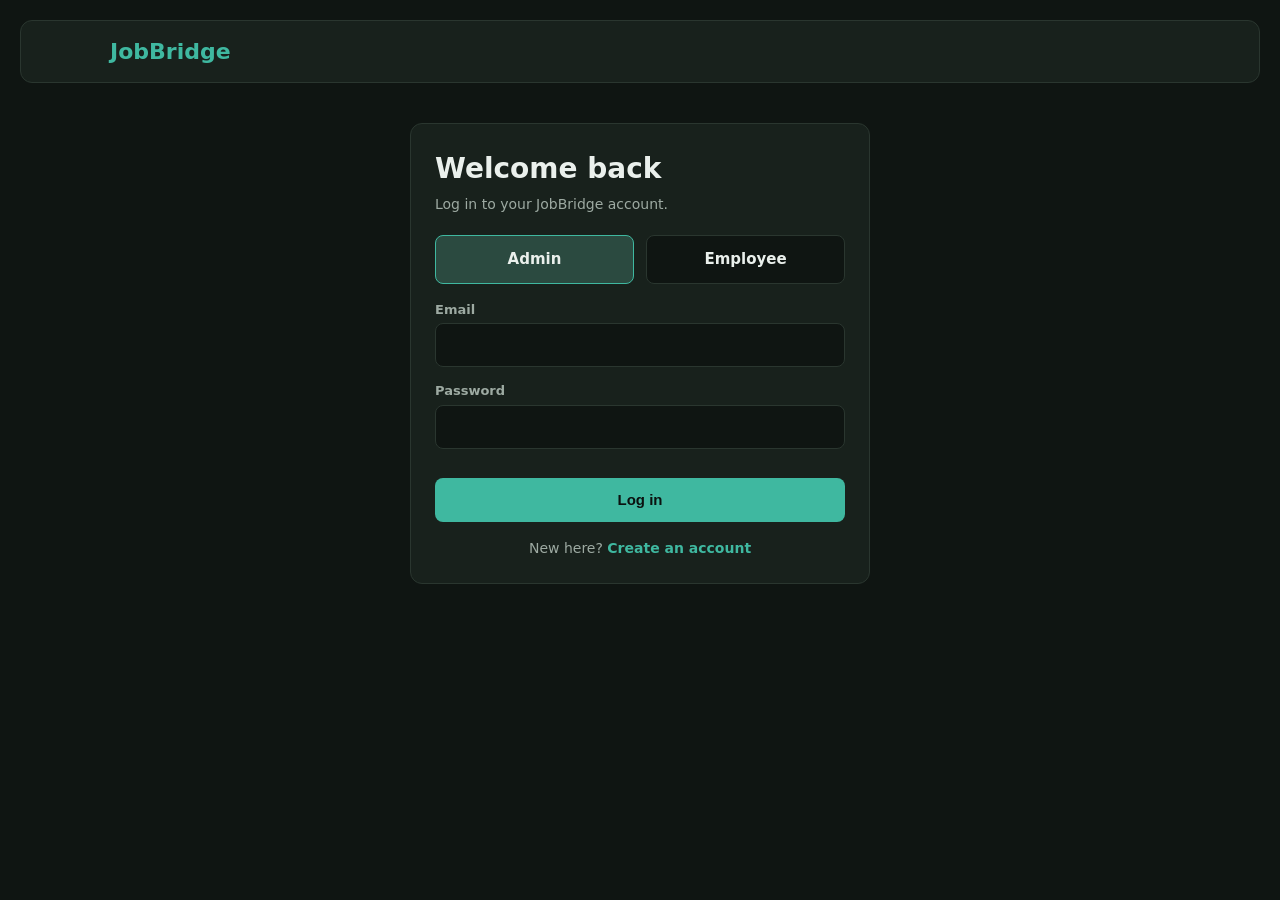
<file: Log-In/log_in.html>
<!DOCTYPE html>
<html lang="en">
<head>
  <meta charset="utf-8">
  <meta name="viewport" content="width=device-width, initial-scale=1">
  <title>JobBridge - Log in</title>
  <link rel="stylesheet" href="log.css">

  <script src="login.js"></script>
</head>
<body>

  <header class="loginpage-header">
    <div class="inner">
      <a class="logo" href="log_in.html">JobBridge</a>
    </div>
  </header>

  <main class="form-box">
    <h1>Welcome back</h1>
    <p class="small-text">Log in to your JobBridge account.</p>

    <form id="loginForm" action="#" method="get" onsubmit="return validateForm()">

      <div class="role-choice">
        <label class="role-btn"><input type="radio" name="role" value="admin" checked><span>Admin</span></label>
        <label class="role-btn"><input type="radio" name="role" value="employee"><span>Employee</span></label>
      </div>

      <label class="field" for="email">Email</label>
      <input type="email" id="email" name="email" required>

      <label class="field" for="password">Password</label>
      <input type="password" id="password" required>

      <p id="message"></p>

      <button class="btn" type="submit">Log in</button>

      <p class="switch-text">New here? <a href="signup.html">Create an account</a></p>
    </form>
  </main>

</body>
</html>
</file>
<file: style.css>
* {
    margin: 0;
    padding: 0;
    box-sizing: border-box;
}

body {
    background-color: #0d1512;
    color: #e5eee9;
    font-family: Arial, sans-serif;
}

/* Navigation Bar */
.navbar {
    background-color: #14231d;
    padding: 16px 25px;
    display: flex;
    justify-content: space-between;
    align-items: center;
    border-bottom: 1px solid #263b32;
}

.navbar h2 {
    color: #42b99e;
}

.user-info {
    display: flex;
    align-items: center;
    gap: 15px;
    font-size: 13px;
}

.logout-btn {
    background: transparent;
    color: white;
    border: 1px solid #354a40;
    padding: 9px 15px;
    border-radius: 20px;
    cursor: pointer;
}

/* Notice */
.notice {
    background-color: #1a3028;
    padding: 12px 20px;
    color: #b8d1c6;
    font-size: 13px;
}

/* Main Container */
.container {
    max-width: 1450px;
    margin: 35px auto;
    padding: 0 20px;
}

.intro {
    margin-bottom: 22px;
}

.intro h1 {
    font-size: 28px;
    margin-bottom: 10px;
}

.intro p {
    color: #9aaca3;
    font-size: 14px;
}

/* Dashboard Layout */
.dashboard {
    display: grid;
    grid-template-columns: 35% 65%;
    gap: 20px;
    align-items: start;
}

/* Cards */
.card {
    background-color: #17251f;
    border: 1px solid #293d33;
    border-radius: 10px;
    padding: 20px;
    min-width: 0;
}

.card h3 {
    margin-bottom: 20px;
}

/* Form */
.form-group {
    margin-bottom: 16px;
}

.form-group label {
    display: block;
    font-size: 13px;
    margin-bottom: 7px;
    color: #b8c9c0;
}

.form-group input,
.form-group select,
.form-group textarea,
#searchInput,
#jobFilter {
    width: 100%;
    background-color: #0e1813;
    color: white;
    border: 1px solid #31443a;
    border-radius: 6px;
    padding: 11px;
    outline: none;
}

.form-group input:focus,
.form-group select:focus,
.form-group textarea:focus,
#searchInput:focus,
#jobFilter:focus {
    border-color: #42b99e;
}

.form-group input[type="file"] {
    font-size: 12px;
}

.form-group small {
    display: block;
    color: #82978c;
    margin-top: 6px;
    font-size: 11px;
}

.form-group select option,
#jobFilter option {
    background-color: #17251f;
}

/* Skills */
.skill-options {
    display: grid;
    grid-template-columns: 1fr 1fr;
    gap: 10px;
    background-color: #0e1813;
    padding: 12px;
    border: 1px solid #31443a;
    border-radius: 6px;
}

.skill-options label {
    display: flex;
    align-items: center;
    gap: 6px;
    font-size: 12px;
    color: #c3d4cb;
}

.skill-options input {
    accent-color: #42b99e;
}

/* Buttons */
.primary-btn {
    background-color: #42b99e;
    color: #08231a;
    border: none;
    border-radius: 6px;
    padding: 11px 15px;
    cursor: pointer;
    font-weight: bold;
}

.primary-btn:hover,
.apply-btn:hover {
    background-color: #59cfb2;
}

.apply-btn {
    background-color: #42b99e;
    color: #08231a;
    border: none;
    border-radius: 6px;
    padding: 10px 14px;
    cursor: pointer;
    white-space: nowrap;
}

.apply-btn:disabled {
    background-color: #50685e;
    color: white;
    cursor: not-allowed;
}

/* Messages */
.message {
    margin-top: 12px;
    font-size: 13px;
}

.success {
    color: #55d6a8;
}

.error {
    color: #ff7777;
}

.profile-box {
    margin-top: 15px;
    font-size: 13px;
    color: #b8d1c6;
    overflow-wrap: anywhere;
    line-height: 1.8;
}

.profile-box h4 {
    color: #42b99e;
    margin-bottom: 8px;
}

/* Job List */
.filter-group {
    display: flex;
    align-items: center;
    gap: 12px;
    margin-top: 15px;
}

.filter-group label {
    font-size: 13px;
    white-space: nowrap;
}

#jobFilter {
    max-width: 230px;
}

.job-count {
    color: #9aaca3;
    font-size: 12px;
    margin: 12px 0;
}

.job-item {
    display: flex;
    justify-content: space-between;
    align-items: center;
    gap: 15px;
    padding: 18px 0;
    border-bottom: 1px solid #2b3b33;
}

.job-item:last-child {
    border-bottom: none;
}

.job-details h4 {
    margin-bottom: 5px;
    font-size: 17px;
}

.job-details p {
    font-size: 12px;
    color: #a3b4aa;
    margin-bottom: 7px;
}

.tags {
    display: flex;
    flex-wrap: wrap;
    gap: 5px;
}

.tag {
    background-color: #203b30;
    color: #b8d8c9;
    padding: 4px 8px;
    border-radius: 12px;
    font-size: 10px;
}

.eligibility {
    font-size: 12px;
    margin-top: 9px;
}

.eligible-text {
    color: #55d6a8;
}

.not-eligible-text {
    color: #ff7777;
}

.no-jobs {
    padding: 20px 0;
    color: #a3b4aa;
    font-size: 14px;
}

/* Responsive Design */
@media (max-width: 850px) {
    .dashboard {
        grid-template-columns: 1fr;
    }
}

@media (max-width: 700px) {
    .navbar {
        padding: 14px;
    }

    .user-info {
        font-size: 11px;
        gap: 7px;
    }

    .job-item {
        align-items: flex-start;
        flex-direction: column;
    }

    .intro h1 {
        font-size: 23px;
    }
}

@media (max-width: 450px) {
    .skill-options {
        grid-template-columns: 1fr;
    }
}
</file>
<file: admin.css>
body {
  margin: 0;
  background: #0F1512;
  color: #EAF0EC;
  font: 15px/1.5 "Segoe UI", system-ui, sans-serif;
}

* { 
    box-sizing: border-box; 
}

.layout {
  display: flex;
  min-height: 100vh;
}

.sidebar {
  width: 230px;
  padding: 24px 16px;
  background: #18211C;
  border-right: 1px solid #2A362F;
}

.logo {
  display: block;
  margin: 0 0 24px 12px;
  font-weight: 800;
  font-size: 22px;
  color: #3FB8A0;
  text-decoration: none;
}

.sidebar a.menu {
  display: block;
  padding: 12px;
  margin-bottom: 4px;
  border-radius: 8px;
  color: #EAF0EC;
  text-decoration: none;
  font-size: 15px;
}

.sidebar a.active {
  background: #2B4A40;
}

.content {
  flex: 1;
  padding: 24px 32px;
}

.top-row {
  display: flex;
  align-items: center;
  justify-content: space-between;
  margin-bottom: 24px;
}

.top-row h1 {
  margin: 0;
  font-size: 28px;
}

.logout {
  border: 1px solid #2A362F;
  color: #EAF0EC;
  text-decoration: none;
  font-weight: 600;
  font-size: 14px;
  padding: 10px 16px;
  border-radius: 99px;
}

.stats {
  display: flex;
  gap: 16px;
  margin-bottom: 24px;
}

.stat {
  flex: 1;
  padding: 16px;
  background: #18211C;
  border: 1px solid #2A362F;
  border-radius: 12px;
}

.stat p {
  margin: 0;
  color: #9DAAA2;
  font-size: 14px;
}

.stat b {
  font-size: 28px;
}

.box {
  margin-bottom: 24px;
  padding: 20px;
  background: #18211C;
  border: 1px solid #2A362F;
  border-radius: 12px;
}

.box h2 {
  margin: 0 0 4px;
  font-size: 18px;
}

.box .small-text {
  margin: 0 0 16px;
  color: #9DAAA2;
  font-size: 14px;
}

/* ----- Tables ----- */
.table-wrap {
  overflow-x: auto;
}

table {
  width: 100%;
  border-collapse: collapse;
  font-size: 14px;
}

th, td {
  padding: 12px 8px;
  text-align: left;
  border-bottom: 1px solid #2A362F;
  white-space: nowrap;
}

th {
  color: #9DAAA2;
  font-weight: 600;
}

.btn {
  min-height: 40px;
  padding: 8px 16px;
  border: 0;
  border-radius: 8px;
  background: #3FB8A0;
  color: #0B1210;
  font-size: 14px;
  font-weight: 600;
  cursor: pointer;
}

.btn-outline {
  min-height: 40px;
  padding: 8px 16px;
  border: 1px solid #FBBF24;
  border-radius: 8px;
  background: transparent;
  color: #FBBF24;
  font-size: 14px;
  font-weight: 600;
  cursor: pointer;
}

.tag {
  display: inline-block;
  padding: 3px 12px;
  border-radius: 99px;
  background: #1B2C27;
  font-size: 12px;
}

.tag-warn {
  background: #3A2E0F;
  color: #FBBF24;
}

.two-boxes {
  display: flex;
  gap: 24px;
}

.two-boxes .box {
  flex: 1;
}


.box label {
  display: block;
  margin-bottom: 4px;
  font-size: 13px;
  font-weight: 600;
  color: #9DAAA2;
}

.box input {
  width: 100%;
  min-height: 44px;
  margin-bottom: 14px;
  padding: 11px 12px;
  border: 1px solid #2A362F;
  border-radius: 8px;
  background: #0F1512;
  color: #EAF0EC;
  font-size: 15px;
}

.list-row {
  display: flex;
  justify-content: space-between;
  padding: 10px 0;
  border-bottom: 1px solid #2A362F;
}
</file>
<file: company-profile.css>
* {
    box-sizing: border-box;
}

body {
    font-family: Arial, sans-serif;
    background-color: #e2e8f0;
    margin: 0;
    padding: 0;
}

header {
    background-color: #1e3a8a;
    color: #ffffff;
    padding: 12px 0;
    margin-bottom: 20px;
}

.header-box {
    max-width: 750px;
    width: 95%;
    margin: 0 auto;
    display: flex;
    justify-content: space-between;
    align-items: center;
}

.brand-title {
    font-size: 20px;
    font-weight: bold;
}

.nav-btn {
    background-color: #2563eb;
    color: #ffffff;
    border: 1px solid #60a5fa;
    padding: 7px 16px;
    margin-left: 6px;
    border-radius: 4px;
    font-weight: bold;
    cursor: pointer;
}

.nav-btn:hover {
    background-color: #f59e0b;
    color: #000000;
}

.container {
    max-width: 750px;
    width: 95%;
    margin: 0 auto 30px auto;
    background-color: #ffffff;
    padding: 20px;
    border: 1px solid #cccccc;
    border-radius: 8px;
}

h1 {
    text-align: center;
    color: #1e3a8a;
}

.round-logo {
    width: 100px;
    height: 100px;
    background-color: #e9d5ff;
    border: 3px solid #5b21b6;
    border-radius: 50%;
    color: #5b21b6;
    font-weight: bold;
    text-align: center;
    line-height: 94px;
    margin-right: 15px;
}

fieldset {
    background-color: #f8fafc;
    border: 1px solid #2563eb;
    border-radius: 4px;
    margin-bottom: 20px;
    padding: 15px;
}

legend {
    background-color: #2563eb;
    color: #ffffff;
    font-weight: bold;
    padding: 4px 10px;
    border-radius: 3px;
}

td {
    padding: 6px;
    vertical-align: middle;
}

input[type="text"],
input[type="number"] {
    padding: 6px 8px;
    border: 1px solid #94a3b8;
    border-radius: 4px;
    font-size: 14px;
}

.job-count {
    font-weight: bold;
    color: #1e3a8a;
}


.jobs-table {
    width: 100%;
    border-collapse: collapse;
    background-color: #ffffff;
}

.jobs-table th,
.jobs-table td {
    border: 1px solid #cbd5e1;
    padding: 8px;
    text-align: left;
}

.jobs-table th {
    background-color: #dbeafe;
    color: #1e3a8a;
}

.jobs-table tbody tr:hover {
    background-color: #eff6ff;
}

caption {
    font-weight: bold;
    color: #1e3a8a;
    margin-bottom: 8px;
}

.terms-label {
    color: #dc2626;
    font-weight: bold;
}

.form-message {
    font-weight: bold;
    margin-top: 10px;
    margin-bottom: 0;
}

.submit-btn {
    background-color: #16a34a;
    color: #ffffff;
    border: none;
    padding: 8px 16px;
    border-radius: 4px;
    font-weight: bold;
    cursor: pointer;
}

.submit-btn:hover:not(:disabled) {
    background-color: #15803d;
}

.submit-btn:disabled {
    background-color: #cccccc;
    color: #666666;
    cursor: not-allowed;
}

.reset-btn {
    background-color: #dc2626;
    color: #ffffff;
    border: none;
    padding: 8px 16px;
    border-radius: 4px;
    font-weight: bold;
    cursor: pointer;
    margin-left: 8px;
}

.reset-btn:hover {
    background-color: #b91c1c;
}
</file>
<file: log.css>
body {
  margin: 0;
  background: #0F1512;
  color: #EAF0EC;
  font: 15px/1.5 "Segoe UI", system-ui, sans-serif;
}
 
* { box-sizing: border-box; }
 
.loginpage-header {
  background: #18211C;
  border: 1px solid #2A362F;
  margin: 20px;
}
 
.loginpage-header .inner {
  max-width: 1100px;
  margin: 0 auto;
  padding: 14px 20px;
  display: flex;
  align-items: center;
  justify-content: space-between;
}
 
.logo {
  font-weight: 800;
  font-size: 22px;
  color: #3FB8A0;
  text-decoration: none;
}
 
.staff-link {
  border: 1px solid #2A362F;
  color: #EAF0EC;
  text-decoration: none;
  font-weight: 600;
  font-size: 14px;
  padding: 10px 16px;
  min-height: 44px;
  display: inline-flex;
  align-items: center;
}
 

.form-box {
  max-width: 460px;
  margin: 40px auto;
  padding: 24px;
  background: #18211C;
  border: 1px solid #2A362F;
}
 
.form-box h1 {
  margin: 0 0 4px;
  font-size: 28px;
}
 
.small-text {
  margin: 0 0 20px;
  color: #9DAAA2;
  font-size: 14px;
}
 

.role-choice {
  display: flex;
  gap: 12px;
  margin-bottom: 16px;
}
 
.role-choice label {
  flex: 1;
  padding: 12px;
  border: 1px solid #2A362F;
  cursor: pointer;
}
 

.form-box label.field {
  display: block;
  margin-bottom: 4px;
  font-size: 13px;
  font-weight: 600;
  color: #9DAAA2;
}
 
.form-box input[type="text"],
.form-box input[type="email"],
.form-box input[type="password"] {
  width: 100%;
  min-height: 44px;
  margin-bottom: 14px;
  padding: 11px 12px;
  border: 1px solid #2A362F;
  background: #0F1512;
  color: #EAF0EC;
  font-size: 15px;
}
 

.btn {
  width: 100%;
  min-height: 44px;
  border: 0;
  background: #3FB8A0;
  color: #0B1210;
  font-size: 15px;
  font-weight: 600;
  cursor: pointer;
}
 

.switch-text {
  margin: 16px 0 0;
  text-align: center;
  font-size: 14px;
  color: #9DAAA2;
}
 
.switch-text a {
  color: #3FB8A0;
  font-weight: 600;
  text-decoration: none;
}
</file>
<file: admin/admin.css>
body {
  margin: 0;
  background: #0F1512;
  color: #EAF0EC;
  font: 15px/1.5 "Segoe UI", system-ui, sans-serif;
}

.sidebar_1 {
  display: flex;
  height: 100vh;
}

.sidebar {
  width: 230px;
  padding: 24px 16px;
  background: #18211C;
  border-right: 1px solid #2A362F;
  overflow-y: auto;
}

.logo {
  display: block;
  margin: 0 0 24px 12px;
  font-weight: 800;
  font-size: 22px;
  color: #3FB8A0;
  text-decoration: none;
}

.sidebar .menu {
  display: block;
  width: 100%;
  padding: 12px;
  margin-bottom: 4px;
  border: 0;
  border-radius: 8px;
  background: transparent;
  color: #EAF0EC;
  font-family: inherit;
  font-size: 15px;
  text-align: left;
  cursor: pointer;
}

.sidebar .menu:hover {
  background: #2B4A40;
  outline: none;
}

.content {
  flex: 1;
  border: 0;
  background: #0F1512;
}

.sidebar-logout {
  display: block;
  margin-top: 16px;
  padding: 12px;
  border: 1px solid #2A362F;
  border-radius: 8px;
  color: #EAF0EC;
  text-decoration: none;
  font-weight: 600;
  text-align: center;
}
</file>
<file: admin/companies.css>
/*Companies page styles */
body {
  margin: 0;
  background: #0F1512;
  color: #EAF0EC;
  font: 15px/1.5 "Segoe UI", system-ui, sans-serif;
}

* { box-sizing: border-box; }

.content {
  padding: 24px 32px;
}

/*Heading row*/
.top-row {
  display: flex;
  align-items: center;
  justify-content: space-between;
  margin-bottom: 24px;
}

.top-row h1 {
  margin: 0;
  font-size: 28px;
}

.logout {
  border: 1px solid #2A362F;
  color: #EAF0EC;
  text-decoration: none;
  font-weight: 600;
  font-size: 14px;
  padding: 10px 16px;
  border-radius: 99px;
}

/*Number boxes*/
.stats {
  display: flex;
  gap: 16px;
  margin-bottom: 24px;
}

.stat {
  flex: 1;
  padding: 16px;
  background: #18211C;
  border: 1px solid #2A362F;
  border-radius: 12px;
}

.stat p {
  margin: 0;
  color: #9DAAA2;
  font-size: 14px;
}

.stat b {
  font-size: 28px;
}

/* Boxes */
.box {
  margin-bottom: 24px;
  padding: 20px;
  background: #18211C;
  border: 1px solid #2A362F;
  border-radius: 12px;
}

.box h2 {
  margin: 0 0 4px;
  font-size: 18px;
}

.box .small-text {
  margin: 0 0 16px;
  color: #9DAAA2;
  font-size: 14px;
}

/* Tables */
.table-wrap {
  overflow-x: auto;
}

table {
  width: 100%;
  border-collapse: collapse;
  font-size: 14px;
}

th, td {
  padding: 12px 8px;
  text-align: left;
  border-bottom: 1px solid #2A362F;
  white-space: nowrap;
}

th {
  color: #9DAAA2;
  font-weight: 600;
}

/* Buttons */
.btn {
  min-height: 40px;
  padding: 8px 16px;
  border: 0;
  border-radius: 8px;
  background: #3FB8A0;
  color: #0B1210;
  font-size: 14px;
  font-weight: 600;
  cursor: pointer;
}

.btn-outline {
  min-height: 40px;
  padding: 8px 16px;
  border: 1px solid #FBBF24;
  border-radius: 8px;
  background: transparent;
  color: #FBBF24;
  font-size: 14px;
  font-weight: 600;
  cursor: pointer;
}

/* Small labels */
.tag {
  display: inline-block;
  padding: 3px 12px;
  border-radius: 99px;
  background: #1B2C27;
  font-size: 12px;
}

.tag-warn {
  background: #3A2E0F;
  color: #FBBF24;
}

/* Small screens */
@media (max-width: 800px) {
  .stats { flex-direction: column; }
  .content { padding: 20px; }
}

.btn:hover {
  background: #66D9C0;
}

.btn-outline:hover {
  background: #FBBF24;
  color: #0B1210;
}
</file>
<file: admin/overview.css>
/* ===== Overview page styles ===== */

body {
  margin: 0;
  background: #0F1512;
  color: #EAF0EC;
  font: 15px/1.5 "Segoe UI", system-ui, sans-serif;
}

* { box-sizing: border-box; }

.content {
  padding: 24px 32px;
}

/* ----- Heading row ----- */
.top-row {
  display: flex;
  align-items: center;
  justify-content: space-between;
  margin-bottom: 24px;
}

.top-row h1 {
  margin: 0;
  font-size: 28px;
}

.logout {
  border: 1px solid #2A362F;
  color: #EAF0EC;
  text-decoration: none;
  font-weight: 600;
  font-size: 14px;
  padding: 10px 16px;
  border-radius: 99px;
}

/* ----- Number boxes ----- */
.stats {
  display: flex;
  gap: 16px;
  margin-bottom: 24px;
}

.stat {
  flex: 1;
  padding: 16px;
  background: #18211C;
  border: 1px solid #2A362F;
  border-radius: 12px;
}

.stat p {
  margin: 0;
  color: #9DAAA2;
  font-size: 14px;
}

.stat b {
  font-size: 28px;
}

/* ----- Boxes ----- */
.box {
  margin-bottom: 24px;
  padding: 20px;
  background: #18211C;
  border: 1px solid #2A362F;
  border-radius: 12px;
}

.box h2 {
  margin: 0 0 4px;
  font-size: 18px;
}

.box .small-text {
  margin: 0 0 16px;
  color: #9DAAA2;
  font-size: 14px;
}

/* ----- Tables ----- */
.table-wrap {
  overflow-x: auto;
}

table {
  width: 100%;
  border-collapse: collapse;
  font-size: 14px;
}

th, td {
  padding: 12px 8px;
  text-align: left;
  border-bottom: 1px solid #2A362F;
  white-space: nowrap;
}

th {
  color: #9DAAA2;
  font-weight: 600;
}

/* ----- Buttons ----- */
.btn {
  min-height: 40px;
  padding: 8px 16px;
  border: 0;
  border-radius: 8px;
  background: #3FB8A0;
  color: #0B1210;
  font-size: 14px;
  font-weight: 600;
  cursor: pointer;
}

.btn-outline {
  min-height: 40px;
  padding: 8px 16px;
  border: 1px solid #FBBF24;
  border-radius: 8px;
  background: transparent;
  color: #FBBF24;
  font-size: 14px;
  font-weight: 600;
  cursor: pointer;
}

/* ----- Small labels ----- */
.tag {
  display: inline-block;
  padding: 3px 12px;
  border-radius: 99px;
  background: #1B2C27;
  font-size: 12px;
}

.tag-warn {
  background: #3A2E0F;
  color: #FBBF24;
}

/* ----- Two boxes side by side ----- */
.two-boxes {
  display: flex;
  gap: 24px;
}

.two-boxes .box {
  flex: 1;
}

/* ----- Form fields ----- */
.box label {
  display: block;
  margin-bottom: 4px;
  font-size: 13px;
  font-weight: 600;
  color: #9DAAA2;
}

.box input {
  width: 100%;
  min-height: 44px;
  margin-bottom: 14px;
  padding: 11px 12px;
  border: 1px solid #2A362F;
  border-radius: 8px;
  background: #0F1512;
  color: #EAF0EC;
  font-size: 15px;
}

.list-row {
  display: flex;
  justify-content: space-between;
  padding: 10px 0;
  border-bottom: 1px solid #2A362F;
}

/* ----- Small screens ----- */
@media (max-width: 800px) {
  .stats, .two-boxes { flex-direction: column; }
  .content { padding: 20px; }
}

/* ----- Button hover (colour changes when the mouse is on the button) ----- */
.btn:hover {
  background: #66D9C0;
}

.btn-outline:hover {
  background: #FBBF24;
  color: #0B1210;
}
</file>
<file: Log-In/log.css>
/* ===== JobBridge login and sign up pages ===== */

body {
  margin: 0;
  background: #0F1512;
  color: #EAF0EC;
  font: 15px/1.5 "Segoe UI", system-ui, sans-serif;
}

* { box-sizing: border-box; }

/* ----- Top bar ----- */
.loginpage-header {
  background: #18211C;
  border: 1px solid #2A362F;
  border-radius: 12px;
  margin: 20px;
}

.loginpage-header .inner {
  max-width: 1100px;
  margin: 0 auto;
  padding: 14px 20px;
  display: flex;
  align-items: center;
  justify-content: space-between;
}

.logo {
  font-weight: 800;
  font-size: 22px;
  color: #3FB8A0;
  text-decoration: none;
}

.staff-link {
  border: 1px solid #2A362F;
  color: #EAF0EC;
  text-decoration: none;
  font-weight: 600;
  font-size: 14px;
  padding: 10px 16px;
  border-radius: 99px;
  min-height: 44px;
  display: inline-flex;
  align-items: center;
}

/* ----- Form box ----- */
.form-box {
  max-width: 460px;
  margin: 40px auto;
  padding: 24px;
  background: #18211C;
  border: 1px solid #2A362F;
  border-radius: 12px;
}

.form-box h1 {
  margin: 0 0 4px;
  font-size: 28px;
}

.small-text {
  margin: 0 0 20px;
  color: #9DAAA2;
  font-size: 14px;
}

/* Role buttons (Job seeker, Company, Admin, Employee) */
.role-choice {
  display: grid;
  grid-template-columns: 1fr 1fr;
  gap: 12px;
  margin-bottom: 16px;
}

.role-btn {
  position: relative;
  display: block;
}

/* hide the round radio circle */
.role-btn input {
  position: absolute;
  opacity: 0;
}

/* normal button */
.role-btn span {
  display: block;
  padding: 12px;
  text-align: center;
  font-weight: 600;
  background: #0F1512;
  border: 1px solid #2A362F;
  border-radius: 8px;
  cursor: pointer;
}

/* chosen button: a little lighter */
.role-btn input:checked + span {
  background: #2B4A40;
  border-color: #3FB8A0;
}

/* keyboard focus */
.role-btn input:focus + span {
  outline: 2px solid #3FB8A0;
}

/* Labels and inputs */
.form-box label.field {
  display: block;
  margin-bottom: 4px;
  font-size: 13px;
  font-weight: 600;
  color: #9DAAA2;
}

.form-box input[type="text"],
.form-box input[type="email"],
.form-box input[type="password"] {
  width: 100%;
  min-height: 44px;
  margin-bottom: 14px;
  padding: 11px 12px;
  border: 1px solid #2A362F;
  border-radius: 8px;
  background: #0F1512;
  color: #EAF0EC;
  font-size: 15px;
}

/* Button */
.btn {
  width: 100%;
  min-height: 44px;
  border: 0;
  border-radius: 8px;
  background: #3FB8A0;
  color: #0B1210;
  font-size: 15px;
  font-weight: 600;
  cursor: pointer;
}

/* Link under the button */
.switch-text {
  margin: 16px 0 0;
  text-align: center;
  font-size: 14px;
  color: #9DAAA2;
}

.switch-text a {
  color: #3FB8A0;
  font-weight: 600;
  text-decoration: none;
}
</file>
